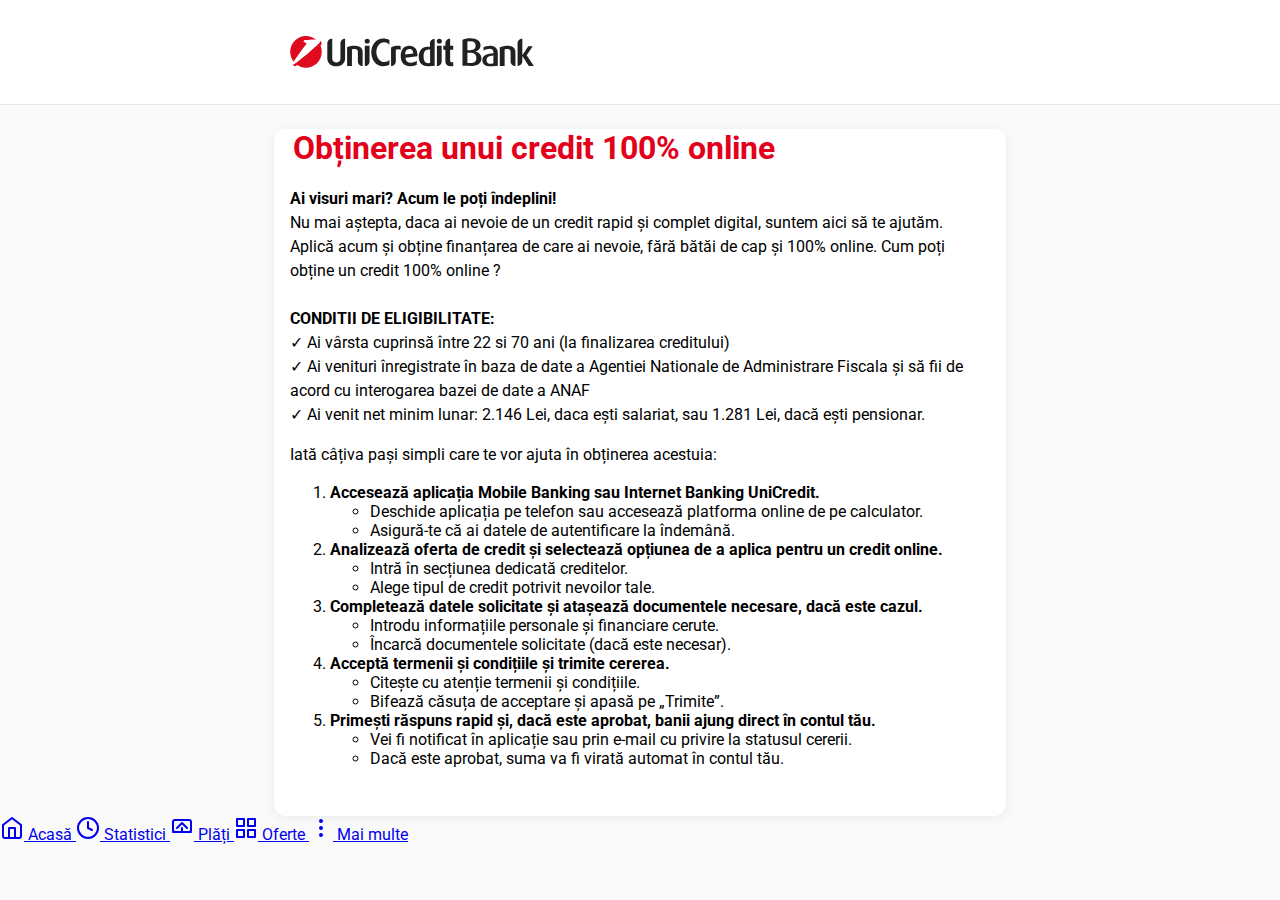
<file: tutorial-credit.html>
<!DOCTYPE html>
<html lang="ro">
<head>
    <meta charset="UTF-8">
    <meta name="viewport" content="width=device-width, initial-scale=1.0">
    <title>Obținerea unui credit 100% online</title>
    <link rel="stylesheet" href="assets/styles.css">
</head>
<body>
    <header class="uc-header">
        <div class="uc-header__container">
            <img src="assets/unicredit-logo.svg" alt="UniCredit" class="uc-header__logo" />
        </div>
    </header>
    <main class="uc-dashboard">
        <h1 class="uc-dashboard__title">Obținerea unui credit 100% online</h1>
        <section class="tutorial">
            <p>
                <strong>Ai visuri mari? Acum le poți îndeplini!</strong><br/>
                Nu mai aștepta, daca ai nevoie de un credit rapid și complet digital, suntem aici să te ajutăm. Aplică acum și obține finanțarea de care ai nevoie, fără bătăi de cap și 100% online.
Cum poți obține un credit 100% online ?<br /><br />
<strong>CONDITII DE ELIGIBILITATE:</strong>
<br />
✓ Ai vârsta cuprinsă între 22 si 70 ani (la finalizarea creditului)<br />
✓ Ai venituri înregistrate în baza de date a Agentiei Nationale de Administrare Fiscala și să fii de acord cu interogarea bazei de date a ANAF<br />
✓ Ai venit net minim lunar: 2.146 Lei, daca ești salariat, sau 1.281 Lei, dacă ești pensionar.<br />

</p>

<p>
    Iată câțiva pași simpli care te vor ajuta în obținerea acestuia:
</p>
<ol>
    <li>
        <strong>Accesează aplicația Mobile Banking sau Internet Banking UniCredit.</strong>
        <ul>
            <li>Deschide aplicația pe telefon sau accesează platforma online de pe calculator.</li>
            <li>Asigură-te că ai datele de autentificare la îndemână.</li>
        </ul>
    </li>
    <li>
        <strong>Analizează oferta de credit și selectează opțiunea de a aplica pentru un credit online.</strong>
        <ul>
            <li>Intră în secțiunea dedicată creditelor.</li>
            <li>Alege tipul de credit potrivit nevoilor tale.</li>
        </ul>
    </li>
    <li>
        <strong>Completează datele solicitate și atașează documentele necesare, dacă este cazul.</strong>
        <ul>
            <li>Introdu informațiile personale și financiare cerute.</li>
            <li>Încarcă documentele solicitate (dacă este necesar).</li>
        </ul>
    </li>
    <li>
        <strong>Acceptă termenii și condițiile și trimite cererea.</strong>
        <ul>
            <li>Citește cu atenție termenii și condițiile.</li>
            <li>Bifează căsuța de acceptare și apasă pe „Trimite”.</li>
        </ul>
    </li>
    <li>
        <strong>Primești răspuns rapid și, dacă este aprobat, banii ajung direct în contul tău.</strong>
        <ul>
            <li>Vei fi notificat în aplicație sau prin e-mail cu privire la statusul cererii.</li>
            <li>Dacă este aprobat, suma va fi virată automat în contul tău.</li>
        </ul>
    </li>
</ol>

        </section>
    </main>
    <!-- Footer identic pe toate paginile -->
    <footer class="uc-footer">
        <nav class="uc-footer__nav" aria-label="Navigare principală">
            <a href="index.html" class="uc-footer__item">
                <span class="uc-footer__icon">
                    <svg width="24" height="24" viewBox="0 0 24 24" fill="none" stroke="currentColor" stroke-width="2" stroke-linecap="round" stroke-linejoin="round">
                        <path d="M3 9l9-7 9 7v11a2 2 0 0 1-2 2H5a2 2 0 0 1-2-2z"></path>
                        <polyline points="9 22 9 12 15 12 15 22"></polyline>
                    </svg>
                </span>
                <span class="uc-footer__label">Acasă</span>
            </a>
            <a href="#" class="uc-footer__item">
                <span class="uc-footer__icon">
                    <svg width="24" height="24" viewBox="0 0 24 24" fill="none" stroke="currentColor" stroke-width="2" stroke-linecap="round" stroke-linejoin="round">
                        <circle cx="12" cy="12" r="10"></circle>
                        <path d="M12 6v6l4 2"></path>
                    </svg>
                </span>
                <span class="uc-footer__label">Statistici</span>
            </a>
            <a href="#" class="uc-footer__item">
                <span class="uc-footer__icon">
                    <svg width="24" height="24" viewBox="0 0 24 24" fill="none" stroke="currentColor" stroke-width="2" stroke-linecap="round" stroke-linejoin="round">
                        <rect x="3" y="4" width="18" height="12" rx="2"></rect>
                        <path d="M3 16h18"></path>
                        <line x1="12" y1="12" x2="12" y2="16"></line>
                        <polyline points="7 12 12 7 17 12"></polyline>
                    </svg>
                </span>
                <span class="uc-footer__label">Plăți</span>
            </a>
            <a href="#" class="uc-footer__item">
                <span class="uc-footer__icon">
                    <svg width="24" height="24" viewBox="0 0 24 24" fill="none" stroke="currentColor" stroke-width="2" stroke-linecap="round" stroke-linejoin="round">
                        <rect x="3" y="3" width="7" height="7"></rect>
                        <rect x="14" y="3" width="7" height="7"></rect>
                        <rect x="14" y="14" width="7" height="7"></rect>
                        <rect x="3" y="14" width="7" height="7"></rect>
                    </svg>
                </span>
                <span class="uc-footer__label">Oferte</span>
            </a>
            <a href="#" class="uc-footer__item">
                <span class="uc-footer__icon">
                    <svg width="24" height="24" viewBox="0 0 24 24" fill="none" stroke="currentColor" stroke-width="2" stroke-linecap="round" stroke-linejoin="round">
                        <circle cx="12" cy="12" r="1"></circle>
                        <circle cx="12" cy="5" r="1"></circle>
                        <circle cx="12" cy="19" r="1"></circle>
                    </svg>
                </span>
                <span class="uc-footer__label">Mai multe</span>
            </a>
        </nav>
    </footer>
</body>
</html>
</file>
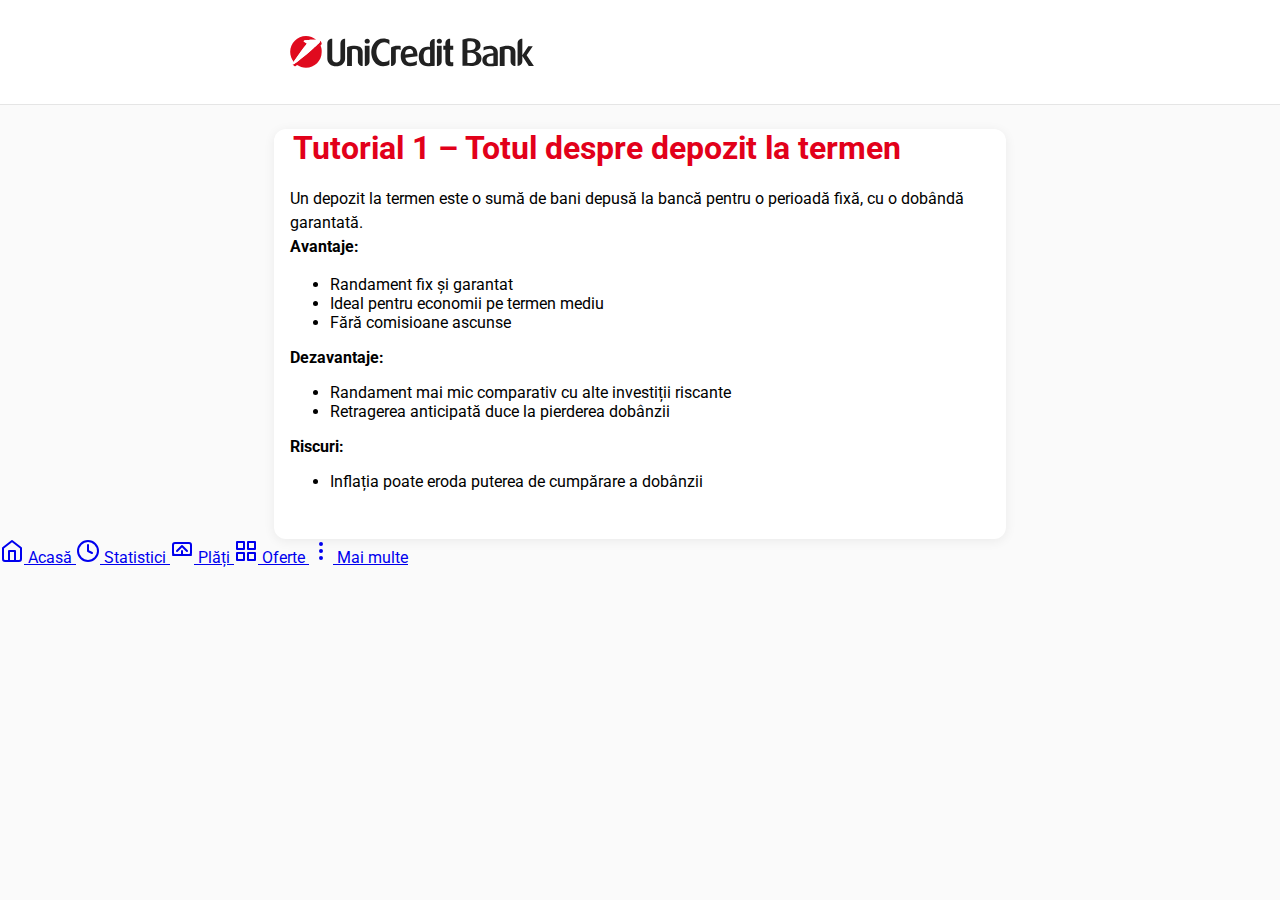
<file: tutorial-depozit.html>
<!DOCTYPE html>
<html lang="ro">
<head>
    <meta charset="UTF-8">
    <meta name="viewport" content="width=device-width, initial-scale=1.0">
    <title>Tutorial 1 – Totul despre depozit la termen</title>
    <link rel="stylesheet" href="assets/styles.css">
</head>
<body>
    <header class="uc-header">
        <div class="uc-header__container">
            <img src="assets/unicredit-logo.svg" alt="UniCredit" class="uc-header__logo" />
        </div>
    </header>
    <main class="uc-dashboard">
        <h1 class="uc-dashboard__title">Tutorial 1 – Totul despre depozit la termen</h1>
        <section class="tutorial">
            <p>
                Un depozit la termen este o sumă de bani depusă la bancă pentru o perioadă fixă, cu o dobândă garantată.<br>
                <strong>Avantaje:</strong>
                <ul>
                    <li>Randament fix și garantat</li>
                    <li>Ideal pentru economii pe termen mediu</li>
                    <li>Fără comisioane ascunse</li>
                </ul>
                <strong>Dezavantaje:</strong>
                <ul>
                    <li>Randament mai mic comparativ cu alte investiții riscante</li>
                    <li>Retragerea anticipată duce la pierderea dobânzii</li>
                </ul>
                <strong>Riscuri:</strong>
                <ul>
                    <li>Inflația poate eroda puterea de cumpărare a dobânzii</li>
                </ul>
            </p>
        </section>
    </main>
    <!-- Footer identic pe toate paginile -->
    <footer class="uc-footer">
        <nav class="uc-footer__nav" aria-label="Navigare principală">
            <a href="index.html" class="uc-footer__item">
                <span class="uc-footer__icon">
                    <svg width="24" height="24" viewBox="0 0 24 24" fill="none" stroke="currentColor" stroke-width="2" stroke-linecap="round" stroke-linejoin="round">
                        <path d="M3 9l9-7 9 7v11a2 2 0 0 1-2 2H5a2 2 0 0 1-2-2z"></path>
                        <polyline points="9 22 9 12 15 12 15 22"></polyline>
                    </svg>
                </span>
                <span class="uc-footer__label">Acasă</span>
            </a>
            <a href="#" class="uc-footer__item">
                <span class="uc-footer__icon">
                    <svg width="24" height="24" viewBox="0 0 24 24" fill="none" stroke="currentColor" stroke-width="2" stroke-linecap="round" stroke-linejoin="round">
                        <circle cx="12" cy="12" r="10"></circle>
                        <path d="M12 6v6l4 2"></path>
                    </svg>
                </span>
                <span class="uc-footer__label">Statistici</span>
            </a>
            <a href="#" class="uc-footer__item">
                <span class="uc-footer__icon">
                    <svg width="24" height="24" viewBox="0 0 24 24" fill="none" stroke="currentColor" stroke-width="2" stroke-linecap="round" stroke-linejoin="round">
                        <rect x="3" y="4" width="18" height="12" rx="2"></rect>
                        <path d="M3 16h18"></path>
                        <line x1="12" y1="12" x2="12" y2="16"></line>
                        <polyline points="7 12 12 7 17 12"></polyline>
                    </svg>
                </span>
                <span class="uc-footer__label">Plăți</span>
            </a>
            <a href="#" class="uc-footer__item">
                <span class="uc-footer__icon">
                    <svg width="24" height="24" viewBox="0 0 24 24" fill="none" stroke="currentColor" stroke-width="2" stroke-linecap="round" stroke-linejoin="round">
                        <rect x="3" y="3" width="7" height="7"></rect>
                        <rect x="14" y="3" width="7" height="7"></rect>
                        <rect x="14" y="14" width="7" height="7"></rect>
                        <rect x="3" y="14" width="7" height="7"></rect>
                    </svg>
                </span>
                <span class="uc-footer__label">Oferte</span>
            </a>
            <a href="#" class="uc-footer__item">
                <span class="uc-footer__icon">
                    <svg width="24" height="24" viewBox="0 0 24 24" fill="none" stroke="currentColor" stroke-width="2" stroke-linecap="round" stroke-linejoin="round">
                        <circle cx="12" cy="12" r="1"></circle>
                        <circle cx="12" cy="5" r="1"></circle>
                        <circle cx="12" cy="19" r="1"></circle>
                    </svg>
                </span>
                <span class="uc-footer__label">Mai multe</span>
            </a>
        </nav>
    </footer>
</body>
</html>
</file>
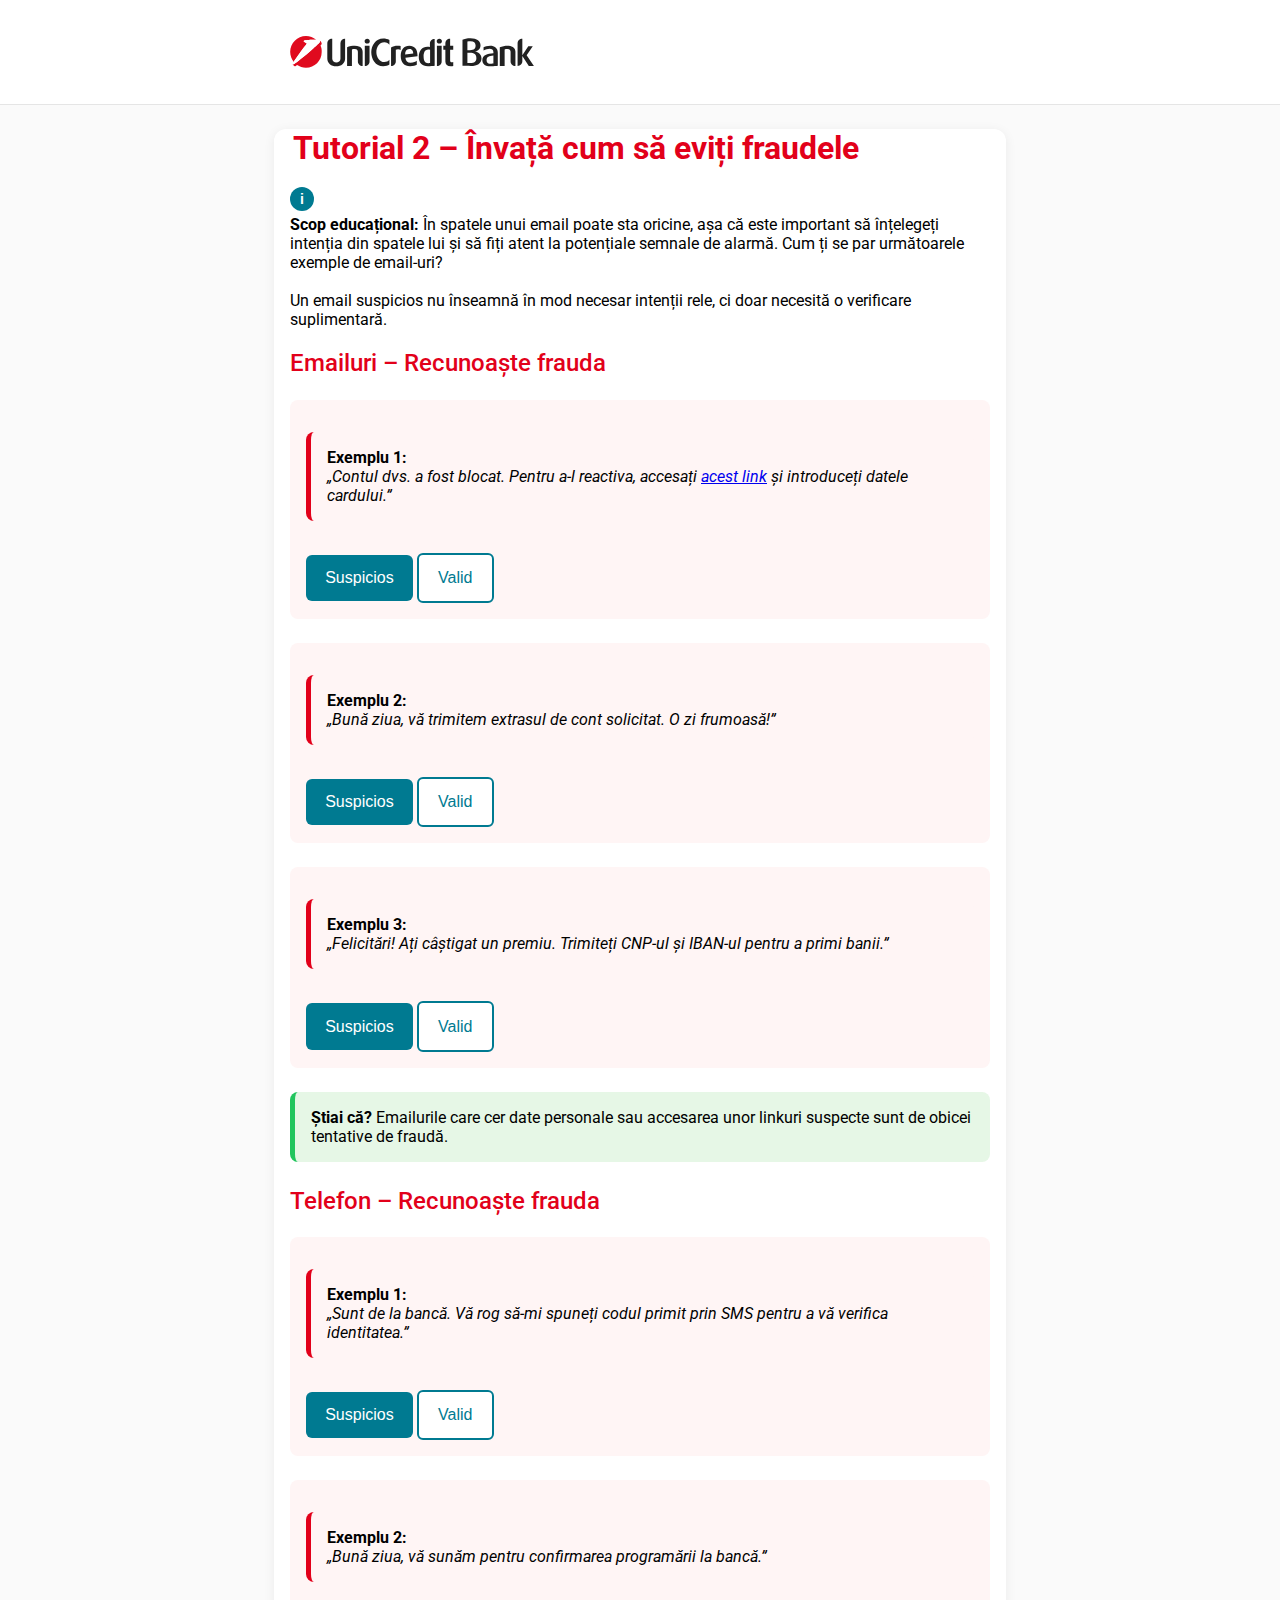
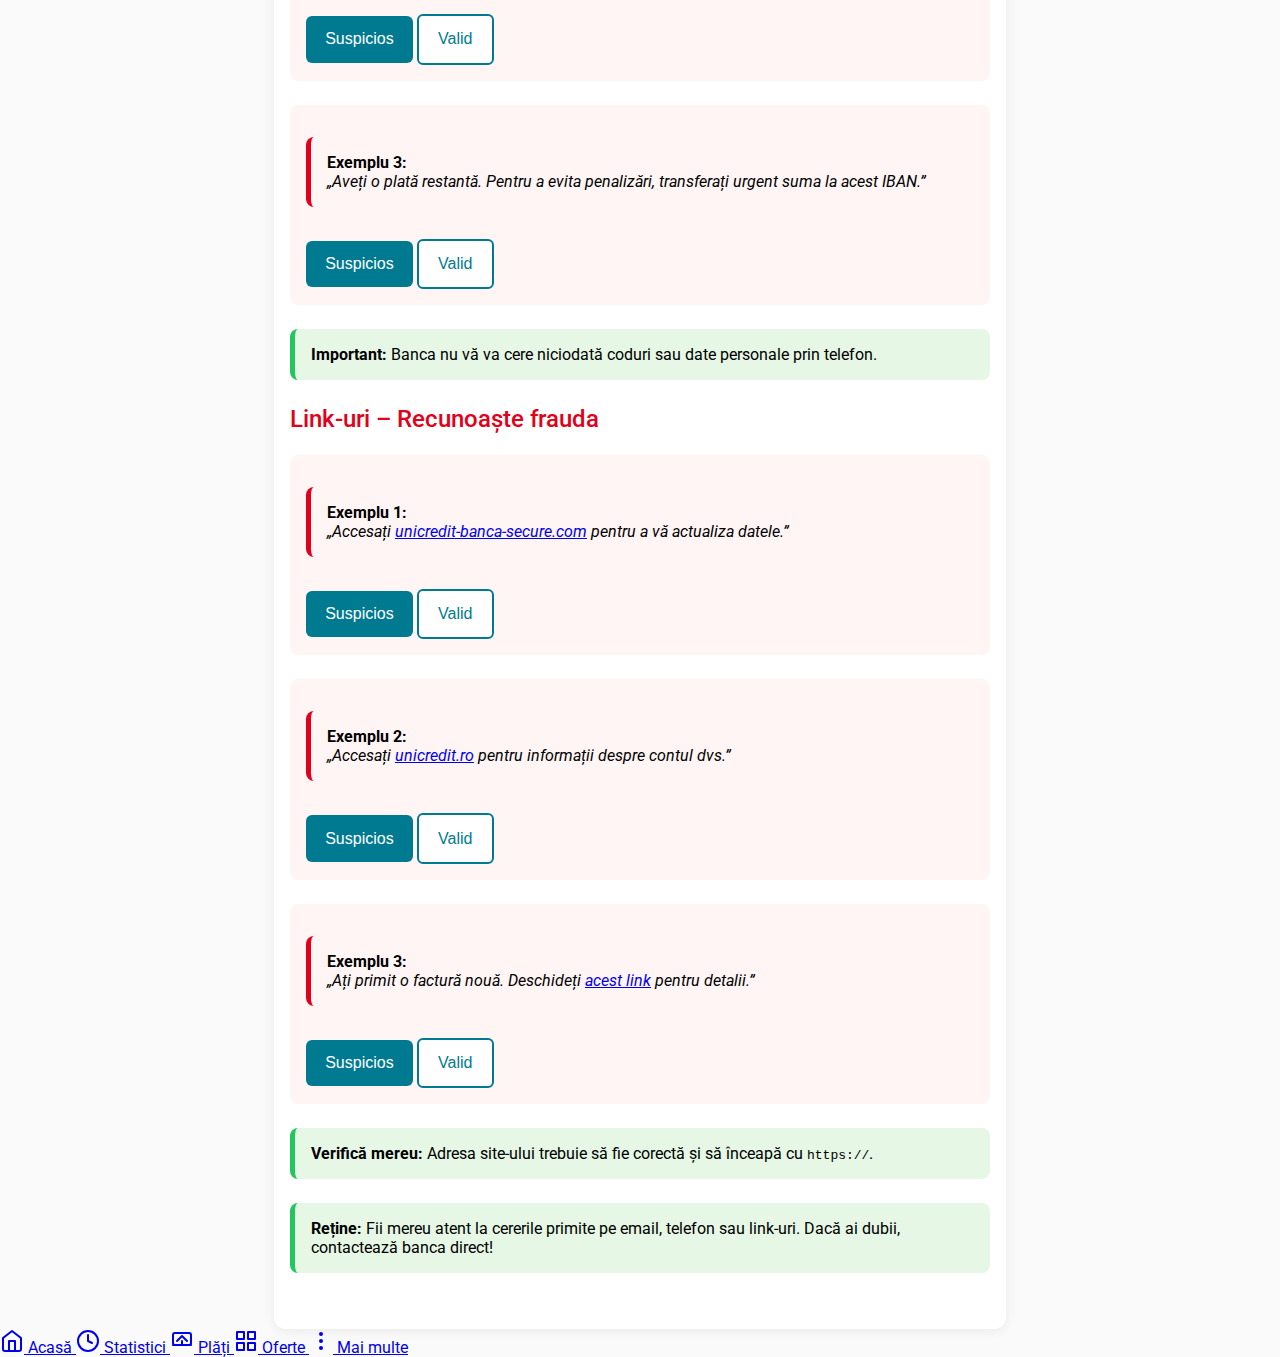
<file: tutorial-phishing.html>
<!DOCTYPE html>
<html lang="ro">
<head>
    <meta charset="UTF-8">
    <meta name="viewport" content="width=device-width, initial-scale=1.0">
    <title>Tutorial 2 – Învață cum să eviți fraudele</title>
    <link rel="stylesheet" href="assets/styles.css">
</head>
<body>
    <header class="uc-header">
        <div class="uc-header__container">
            <img src="assets/unicredit-logo.svg" alt="UniCredit" class="uc-header__logo" />
        </div>
    </header>
    <main class="uc-dashboard">
        <h1 class="uc-dashboard__title">Tutorial 2 – Învață cum să eviți fraudele</h1>
        <section class="uc-info-banner" aria-label="Scop educațional">
            <svg class="uc-info-banner__icon" width="24" height="24" viewBox="0 0 24 24" aria-hidden="true">
                <circle cx="12" cy="12" r="12" fill="#007A91"/>
                <text x="12" y="17" text-anchor="middle" font-size="14" font-family="Arial, sans-serif" fill="#fff" font-weight="bold">i</text>
            </svg>
            <div>
                <strong>Scop educațional:</strong> În spatele unui email poate sta oricine, așa că este important să înțelegeți intenția din spatele lui și să fiți atent la potențiale semnale de alarmă. Cum ți se par următoarele exemple de email-uri?
<br /><br />Un email suspicios nu înseamnă în mod necesar intenții rele, ci doar necesită o verificare suplimentară.
            </div>
        </section>
    
        <!-- START: Quiz Section -->
        <section class="section" id="phishing-quiz">
            <h2>Emailuri – Recunoaște frauda</h2>
            <div class="quiz" data-type="email">
                <div class="phishing-example">
                    <strong>Exemplu 1:</strong><br>
                    <em>„Contul dvs. a fost blocat. Pentru a-l reactiva, accesați <a href="#">acest link</a> și introduceți datele cardului.”</em>
                </div>
                <div>
                    <button class="button-primary quiz-btn" data-answer="suspicious" data-correct="true">Suspicios</button>
                    <button class="button-secondary quiz-btn" data-answer="valid" data-correct="false">Valid</button>
                </div>
            </div>
            <div class="quiz" data-type="email">
                <div class="phishing-example">
                    <strong>Exemplu 2:</strong><br>
                    <em>„Bună ziua, vă trimitem extrasul de cont solicitat. O zi frumoasă!”</em>
                </div>
                <div>
                    <button class="button-primary quiz-btn" data-answer="suspicious" data-correct="false">Suspicios</button>
                    <button class="button-secondary quiz-btn" data-answer="valid" data-correct="true">Valid</button>
                </div>
            </div>
            <div class="quiz" data-type="email">
                <div class="phishing-example">
                    <strong>Exemplu 3:</strong><br>
                    <em>„Felicitări! Ați câștigat un premiu. Trimiteți CNP-ul și IBAN-ul pentru a primi banii.”</em>
                </div>
                <div>
                    <button class="button-primary quiz-btn" data-answer="suspicious" data-correct="true">Suspicios</button>
                    <button class="button-secondary quiz-btn" data-answer="valid" data-correct="false">Valid</button>
                </div>
            </div>
            <div class="tip">
                <strong>Știai că?</strong> Emailurile care cer date personale sau accesarea unor linkuri suspecte sunt de obicei tentative de fraudă.
            </div>
        </section>

        <section class="section" id="phone-quiz">
            <h2>Telefon – Recunoaște frauda</h2>
            <div class="quiz" data-type="phone">
                <div class="phishing-example">
                    <strong>Exemplu 1:</strong><br>
                    <em>„Sunt de la bancă. Vă rog să-mi spuneți codul primit prin SMS pentru a vă verifica identitatea.”</em>
                </div>
                <div>
                    <button class="button-primary quiz-btn" data-answer="suspicious" data-correct="true">Suspicios</button>
                    <button class="button-secondary quiz-btn" data-answer="valid" data-correct="false">Valid</button>
                </div>
            </div>
            <div class="quiz" data-type="phone">
                <div class="phishing-example">
                    <strong>Exemplu 2:</strong><br>
                    <em>„Bună ziua, vă sunăm pentru confirmarea programării la bancă.”</em>
                </div>
                <div>
                    <button class="button-primary quiz-btn" data-answer="suspicious" data-correct="false">Suspicios</button>
                    <button class="button-secondary quiz-btn" data-answer="valid" data-correct="true">Valid</button>
                </div>
            </div>
            <div class="quiz" data-type="phone">
                <div class="phishing-example">
                    <strong>Exemplu 3:</strong><br>
                    <em>„Aveți o plată restantă. Pentru a evita penalizări, transferați urgent suma la acest IBAN.”</em>
                </div>
                <div>
                    <button class="button-primary quiz-btn" data-answer="suspicious" data-correct="true">Suspicios</button>
                    <button class="button-secondary quiz-btn" data-answer="valid" data-correct="false">Valid</button>
                </div>
            </div>
            <div class="tip">
                <strong>Important:</strong> Banca nu vă va cere niciodată coduri sau date personale prin telefon.
            </div>
        </section>

        <section class="section" id="link-quiz">
            <h2>Link-uri – Recunoaște frauda</h2>
            <div class="quiz" data-type="link">
                <div class="phishing-example">
                    <strong>Exemplu 1:</strong><br>
                    <em>„Accesați <a href='http://unicredit-banca-secure.com'>unicredit-banca-secure.com</a> pentru a vă actualiza datele.”</em>
                </div>
                <div>
                    <button class="button-primary quiz-btn" data-answer="suspicious" data-correct="true">Suspicios</button>
                    <button class="button-secondary quiz-btn" data-answer="valid" data-correct="false">Valid</button>
                </div>
            </div>
            <div class="quiz" data-type="link">
                <div class="phishing-example">
                    <strong>Exemplu 2:</strong><br>
                    <em>„Accesați <a href='https://www.unicredit.ro'>unicredit.ro</a> pentru informații despre contul dvs.”</em>
                </div>
                <div>
                    <button class="button-primary quiz-btn" data-answer="suspicious" data-correct="false">Suspicios</button>
                    <button class="button-secondary quiz-btn" data-answer="valid" data-correct="true">Valid</button>
                </div>
            </div>
            <div class="quiz" data-type="link">
                <div class="phishing-example">
                    <strong>Exemplu 3:</strong><br>
                    <em>„Ați primit o factură nouă. Deschideți <a href='http://facturi-urgent.ro'>acest link</a> pentru detalii.”</em>
                </div>
                <div>
                    <button class="button-primary quiz-btn" data-answer="suspicious" data-correct="true">Suspicios</button>
                    <button class="button-secondary quiz-btn" data-answer="valid" data-correct="false">Valid</button>
                </div>
            </div>
            <div class="tip">
                <strong>Verifică mereu:</strong> Adresa site-ului trebuie să fie corectă și să înceapă cu <code>https://</code>.
            </div>
        </section>

        <section class="section">
            <div class="tip">
                <strong>Reține:</strong> Fii mereu atent la cererile primite pe email, telefon sau link-uri. Dacă ai dubii, contactează banca direct!
            </div>
        </section>

        <!-- Modal -->
        <div id="modal-info">
            <div id="modal-content">
                <button id="modal-close" aria-label="Închide">&times;</button>
                <div id="modal-message"></div>
            </div>
        </div>
        <!-- END: Quiz Section -->
    </main>
    <!-- Footer identic pe toate paginile -->
    <footer class="uc-footer">
        <nav class="uc-footer__nav" aria-label="Navigare principală">
            <a href="index.html" class="uc-footer__item">
                <span class="uc-footer__icon">
                    <svg width="24" height="24" viewBox="0 0 24 24" fill="none" stroke="currentColor" stroke-width="2" stroke-linecap="round" stroke-linejoin="round">
                        <path d="M3 9l9-7 9 7v11a2 2 0 0 1-2 2H5a2 2 0 0 1-2-2z"></path>
                        <polyline points="9 22 9 12 15 12 15 22"></polyline>
                    </svg>
                </span>
                <span class="uc-footer__label">Acasă</span>
            </a>
            <a href="#" class="uc-footer__item">
                <span class="uc-footer__icon">
                    <svg width="24" height="24" viewBox="0 0 24 24" fill="none" stroke="currentColor" stroke-width="2" stroke-linecap="round" stroke-linejoin="round">
                        <circle cx="12" cy="12" r="10"></circle>
                        <path d="M12 6v6l4 2"></path>
                    </svg>
                </span>
                <span class="uc-footer__label">Statistici</span>
            </a>
            <a href="#" class="uc-footer__item">
                <span class="uc-footer__icon">
                    <svg width="24" height="24" viewBox="0 0 24 24" fill="none" stroke="currentColor" stroke-width="2" stroke-linecap="round" stroke-linejoin="round">
                        <rect x="3" y="4" width="18" height="12" rx="2"></rect>
                        <path d="M3 16h18"></path>
                        <line x1="12" y1="12" x2="12" y2="16"></line>
                        <polyline points="7 12 12 7 17 12"></polyline>
                    </svg>
                </span>
                <span class="uc-footer__label">Plăți</span>
            </a>
            <a href="#" class="uc-footer__item">
                <span class="uc-footer__icon">
                    <svg width="24" height="24" viewBox="0 0 24 24" fill="none" stroke="currentColor" stroke-width="2" stroke-linecap="round" stroke-linejoin="round">
                        <rect x="3" y="3" width="7" height="7"></rect>
                        <rect x="14" y="3" width="7" height="7"></rect>
                        <rect x="14" y="14" width="7" height="7"></rect>
                        <rect x="3" y="14" width="7" height="7"></rect>
                    </svg>
                </span>
                <span class="uc-footer__label">Oferte</span>
            </a>
            <a href="#" class="uc-footer__item">
                <span class="uc-footer__icon">
                    <svg width="24" height="24" viewBox="0 0 24 24" fill="none" stroke="currentColor" stroke-width="2" stroke-linecap="round" stroke-linejoin="round">
                        <circle cx="12" cy="12" r="1"></circle>
                        <circle cx="12" cy="5" r="1"></circle>
                        <circle cx="12" cy="19" r="1"></circle>
                    </svg>
                </span>
                <span class="uc-footer__label">Mai multe</span>
            </a>
        </nav>
    </footer>
    <script>
    // Modal logic
    const modal = document.getElementById('modal-info');
    const modalMsg = document.getElementById('modal-message');
    const modalClose = document.getElementById('modal-close');

    function showModal(message, isCorrect) {
        modalMsg.innerHTML = message;
        modalMsg.style.color = isCorrect ? '#22c55e' : '#E2001A';
        modal.style.display = 'flex';
    }
    modalClose.onclick = () => { modal.style.display = 'none'; };
    window.onclick = (e) => { if (e.target === modal) modal.style.display = 'none'; };

    // Quiz logic
    document.querySelectorAll('.quiz-btn').forEach(btn => {
        btn.addEventListener('click', function() {
            const isCorrect = this.getAttribute('data-correct') === 'true';
            let message = '';
            if (isCorrect) {
                message = '<strong>Corect!</strong> Ai identificat corect tentativa de fraudă sau mesajul valid.';
            } else {
                message = '<strong>Răspuns greșit.</strong> Mai multă atenție la detalii! Citește explicația de mai sus.';
            }
            showModal(message, isCorrect);
        });
    });
    </script>
</body>
</html>
</file>
<file: assets/styles.css>
/* Import Roboto font */
@import url('https://fonts.googleapis.com/css?family=Roboto:400,500,700&display=swap');

body {
    font-family: 'Roboto', Arial, sans-serif;
    background: #fafafa;
    margin: 0;
    padding: 0;
}

header {
    background: #E2001A;
    color: #fff;
    padding: 1.5rem 0;
    text-align: center;
}
header h1, header h2, header p {
    color: #fff;
}

main {
    max-width: 700px;
    margin: 24px auto 0 auto;
    background: #fff;
    border-radius: 12px;
    box-shadow: 0 2px 12px #0001;
    padding: 0 16px 32px 16px;
}

h1 {
    color: #E2001A;
    font-size: 2rem;
    font-weight: 700;
    line-height: 1.2;
    margin: 1.2rem 0 1.2rem 0.2rem;
}
h2 {
    font-size: 1.5rem;
    font-weight: 500;
    line-height: 1.3;
    color: #E2001A;
}
h3 {
    font-size: 1.2rem;
    font-weight: 500;
    line-height: 1.3;
}
p, label, input, button {
    font-size: 1rem;
    font-weight: 400;
    line-height: 1.5;
}

button {
    font-weight: 500;
    background: #007A91;
    color: #fff;
    border: none;
    padding: 0.7em 1.2em;
    border-radius: 6px;
    font-size: 1em;
    cursor: pointer;
    margin-top: 0.5em;
    transition: background 0.2s;
}
button:focus {
    outline: 2px solid #00596b;
    outline-offset: 2px;
}
button:hover {
    background: #00596b;
}

.button-primary {
    background: #007A91;
    color: #fff;
    border: none;
    padding: 0.7em 1.2em;
    border-radius: 6px;
    font-size: 1em;
    font-weight: 500;
    cursor: pointer;
    transition: background 0.2s;
}
.button-primary:focus {
    outline: 2px solid #00596b;
    outline-offset: 2px;
}
.button-primary:disabled {
    opacity: 0.5;
    cursor: not-allowed;
}

.button-secondary,
#retragere-btn {
    background: #fff;
    color: #007A91;
    border: 2px solid #007A91;
    font-weight: 500;
    padding: 0.7em 1.2em;
    border-radius: 6px;
    font-size: 1em;
    cursor: pointer;
    margin-top: 0.5em;
    transition: background 0.2s, color 0.2s, border-color 0.2s;
}

.button-secondary:focus,
#retragere-btn:focus {
    outline: 2px solid #00596b;
    outline-offset: 2px;
    background: #e6f7fa;
}

.button-secondary:disabled,
#retragere-btn:disabled {
    opacity: 0.5;
    cursor: not-allowed;
}

.section {
    margin-bottom: 2rem;
}

.phishing-example {
    background: #fff5f5;
    border-left: 5px solid #E2001A;
    padding: 1rem;
    margin: 1rem 0;
    border-radius: 8px;
}

.tip {
    background: #e6f7e6;
    border-left: 5px solid #22c55e;
    padding: 1rem;
    margin: 1rem 0;
    border-radius: 8px;
}

.quiz-question {
    margin-bottom: 1.5rem;
}
.quiz-option {
    display: block;
    margin: 0.5rem 0;
    padding: 0.5rem 1rem;
    border-radius: 6px;
    border: 1px solid #ccc;
    background: #fafafa;
    cursor: pointer;
    transition: background 0.2s;
}
.quiz-option.selected {
    background: #E2001A;
    color: #fff;
    border-color: #E2001A;
}
.quiz-result {
    font-weight: bold;
    font-size: 1.2rem;
    margin-top: 1rem;
    padding: 1rem;
    border-radius: 8px;
}
.quiz-result.success {
    background: #e6f7e6;
    color: #137333;
}
.quiz-result.fail {
    background: #fff5f5;
    color: #b91c1c;
}

.disabled { pointer-events: none; opacity: 0.5; }

#toast-container {
    position: fixed;
    top: 24px;
    right: 24px;
    z-index: 9999;
    display: flex;
    flex-direction: column;
    gap: 12px;
}

#modal-info {
    display: none;
    position: fixed;
    z-index: 99999;
    top: 0; left: 0; width: 100vw; height: 100vh;
    background: rgba(0,0,0,0.32);
    align-items: center;
    justify-content: center;
}
#modal-content {
    background: #fff;
    border-radius: 12px;
    max-width: 95vw;
    width: 400px;
    padding: 2rem 1.2rem;
    box-shadow: 0 8px 32px #0003;
    position: relative;
}
#modal-close {
    position: absolute;
    top: 12px;
    right: 16px;
    background: none;
    border: none;
    font-size: 1.5em;
    cursor: pointer;
}

.account-box {
    background: #fff;
    border-radius: 10px;
    box-shadow: 0 2px 8px #0001;
    padding: 16px 12px;
    margin-bottom: 1.2rem;
    display: flex;
    flex-wrap: wrap;
    gap: 12px 24px;
    justify-content: space-between;
}
.account-box > div {
    min-width: 44%;
    font-size: 1.08em;
}
.account-box strong {
    color: #E2001A;
    font-size: 1.07em;
}

#portfolio-chart-container {
    margin: 1.5rem 0 1rem 0;
    background: #fff;
    border-radius: 10px;
    box-shadow: 0 2px 8px #0001;
    padding: 1rem 0.5rem 0.5rem 0.5rem;
}
#portfolio-chart {
    width: 100%;
    max-width: 700px;
    height: 250px;
}
#depozit-pie-container {
    display: flex;
    gap: 1.2rem;
    margin-bottom: 1rem;
    overflow-x: auto;
}

.alloc-row {
    background: #fff;
    border-radius: 10px;
    box-shadow: 0 2px 8px #0001;
    margin-bottom: 1.1rem;
    padding: 16px 12px 12px 12px;
    display: flex;
    flex-direction: column;
    gap: 12px;
}
.alloc-row input[type="number"] {
    width: 100%;
    font-size: 1.1em;
    padding: 0.5em;
    border-radius: 6px;
    border: 1px solid #ddd;
}
.alloc-row .instrument-header {
    display: flex;
    align-items: center;
    gap: 0.7em;
    flex-wrap: wrap;
}
.alloc-row .instrument-header .icon {
    font-size: 1.3em;
}
.alloc-row .instrument-info {
    font-size: 0.97em;
    color: #444;
    margin-bottom: 0.2em;
}
.alloc-row .instrument-stats {
    font-size: 0.97em;
    color: #222;
    margin-bottom: 0.2em;
}

.depozit-options {
    display: flex;
    gap: 12px;
    flex-wrap: wrap;
    align-items: center;
}
.depozit-options label {
    margin-right: 0.5rem;
    font-size: 0.97em;
}

.event-message {
    font-weight: bold;
    color: #E2001A;
    margin: 1rem 0;
    font-size: 1.1em;
}

.quiz {
    background: #fff5f5;
    border-radius: 8px;
    padding: 1rem;
    margin: 1rem 0;
}
.quiz input[type="radio"] { margin-right: 0.5rem; }
.quiz-result { margin-top: 1rem; }

.assistant-message {
    background-color: #f1f1f1;
    border-radius: 8px;
    padding: 10px;
    margin-top: 10px;
    animation: slideIn 0.3s ease-in;
    border-left: 6px solid #ED1C24;
    font-size: 1.1rem;
    min-height: 48px;
}
.assistant-message.bg-green-100 {
    border-left-color: #22c55e;
}
.assistant-message.bg-yellow-100 {
    border-left-color: #eab308;
}
.assistant-message.bg-red-100 {
    background-color: #E2001A;
    border-left-color: #E2001A;
}
@keyframes slideIn {
    from { opacity: 0; transform: translateY(10px); }
    to { opacity: 1; transform: translateY(0); }
}
input:invalid {
    border-color: #E2001A;
}
input:invalid:focus {
    outline: 2px solid #E2001A;
}
.step {
    transition: opacity 0.3s ease;
}
.hidden {
    display: none;
}
#bar-housing, #bar-groceries, #bar-others, #bar-savings {
    transition: width 0.5s;
}
#bar-housing { background-color: #f87171; }
#bar-groceries { background-color: #fde68a; }
#bar-others { background-color: #d1d5db; }
#bar-savings { background-color: #4ade80; }
#bar-label {
    position: absolute;
    left: 50%;
    top: 50%;
    transform: translate(-50%,-50%);
    font-size: 0.9rem;
    font-weight: bold;
    color: #374151;
}
footer.unicredit-red {
    background-color: #ED1C24;
    color: #fff;
    text-align: center;
    padding: 1rem 0;
}

/* HEADER UniCredit mobile - update spacing */
.uc-header {
    background: #fff;
    border-bottom: 1px solid #E5E5E5;
    height: 56px;
    display: flex;
    align-items: center;
    width: 100vw;
    position: sticky;
    top: 0;
    z-index: 100;
}
.uc-header__container {
    display: flex;
    align-items: center;
    height: 100%;
    width: 100%;
    max-width: 700px;
    margin: 0 auto;
    padding-left: 16px;
    padding-right: 16px;
    gap: 12px; /* spațiu între logo și titlu */
}
.uc-header__logo {
    height: 32px;
    min-width: 32px;
    display: block;
}
.uc-header__title {
    font-family: 'Roboto', Arial, sans-serif;
    font-size: 1.15rem;
    font-weight: 700;
    color: #222;
    letter-spacing: 0.01em;
    line-height: 1;
    margin-left: 0;
    white-space: nowrap;
}

@media (max-width: 600px) {
    .uc-header__container {
        max-width: 100vw;
        padding-left: 16px;
        padding-right: 16px;
        gap: 12px;
    }
    .uc-header__title {
        font-size: 1rem;
    }
    main { padding: 1rem; }
    .account-box { flex-direction: column; gap: 0.7rem; }
    #portfolio-chart { height: 180px; }
    .alloc-row { padding: 1rem 0.5rem 0.5rem 0.5rem; }
    #modal-content { width: 97vw; padding: 1.2rem 0.5rem; }
}

/* Layout & grid spacing */
#game-container {
    margin-top: 24px;
    display: flex;
    flex-direction: column;
    gap: 24px;
}

.account-box,
#portfolio-chart-container,
#depozit-pie-container,
.alloc-row,
.quiz,
.section,
.tip,
.phishing-example {
    margin-bottom: 24px;
}

.account-box {
    gap: 12px 24px;
    padding: 16px 12px;
}

.alloc-row {
    gap: 12px;
    padding: 16px 12px 12px 12px;
}

.depozit-options {
    gap: 12px;
}

.event-message,
.quiz-result,
.quiz-question {
    margin-bottom: 12px;
}

hr {
    margin: 24px 0;
    border: none;
    border-top: 1px solid #eee;
}

@media (max-width: 600px) {
    #game-container {
        margin-top: 16px;
        gap: 16px;
    }
    .account-box,
    #portfolio-chart-container,
    #depozit-pie-container,
    .alloc-row,
    .quiz,
    .section,
    .tip,
    .phishing-example {
        margin-bottom: 16px;
    }
    .account-box {
        gap: 8px 0;
        padding: 12px 8px;
    }
    .alloc-row {
        gap: 8px;
        padding: 12px 8px 8px 8px;
    }
    .depozit-options {
        gap: 8px;
    }
    hr {
        margin: 16px 0;
    }
}
</file>
